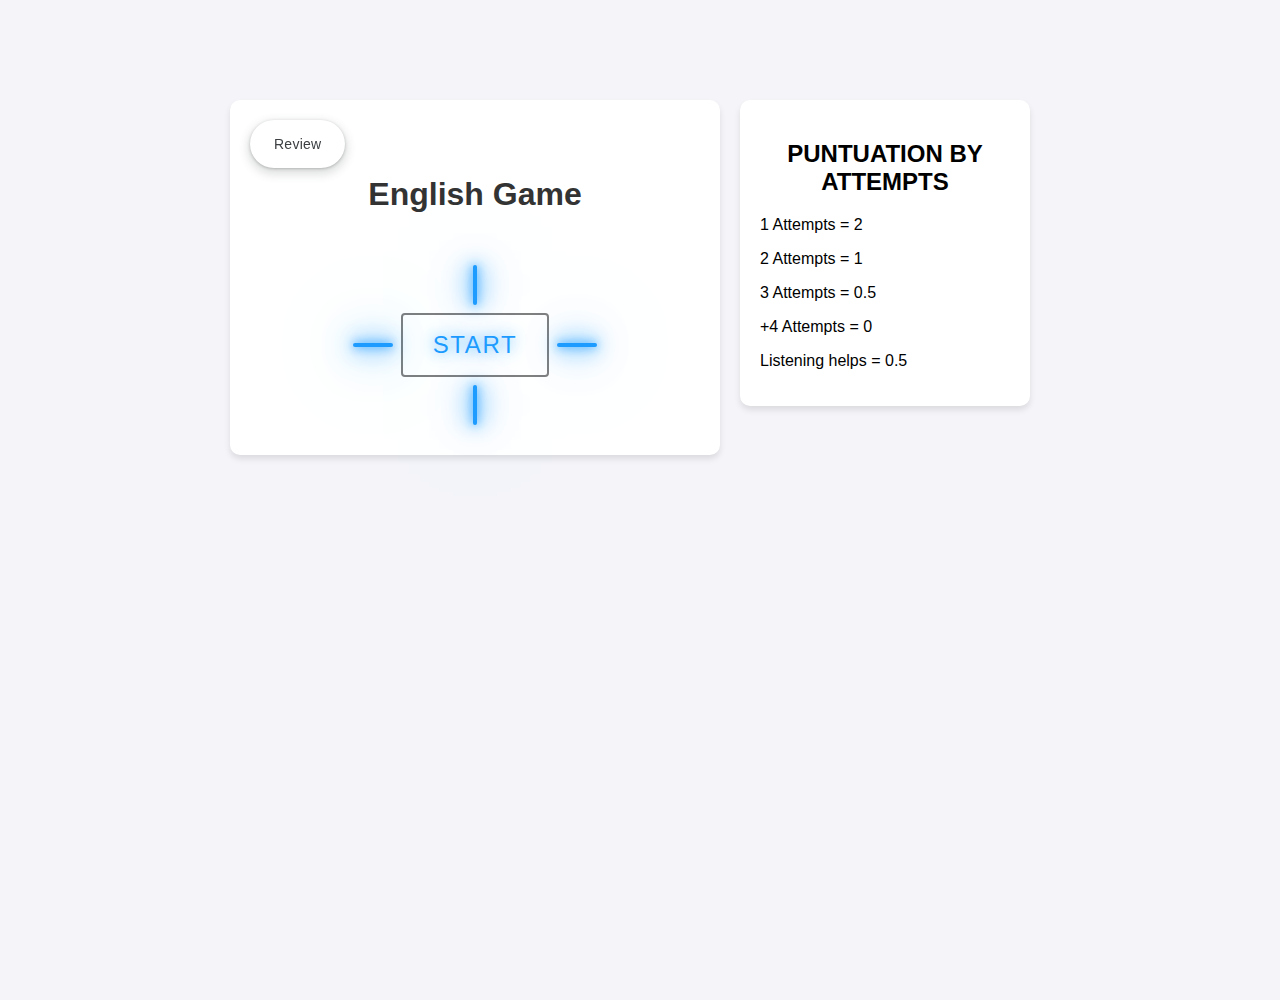
<file: index.html>
<!DOCTYPE html>
<html lang="en">
<head>
    <meta charset="UTF-8">
    <meta name="viewport" content="width=device-width, initial-scale=1.0">
    <title>Juego de Presente Perfecto</title>
    <link rel="stylesheet" href="styles.css">
</head>
<body>
    <div class="game-container" id="home-page">
        <button class="button-17" role="button" onclick="window.location.href='flashcard.html';"> Review</button>
        <h1 id="t" class="t">English Game</h1>
        <!-- HTML !-->
    <!-- HTML !-->
        <div class="container" id="startButton">
            <a class="button" href="#" style="--color:#1e9bff;">
              <span></span>
              <span></span>
              <span></span>
              <span></span>
              Start
            </a>
          </div>
    </div>
    <div class="game-container" style="display:none;" id="gameArea">
        <h1>Complete the sentence in English(Present Perfect)</h1>
        <p id="sentence">I have ______ a book</p>
        <audio id="audio"></audio>
        <div class="options" id="options">
            <button class="option" onclick="checkAnswer(this)" data-correct="false">read</button>
            <button class="option" onclick="checkAnswer(this)" data-correct="true">written</button>
            <button class="option" onclick="checkAnswer(this)" data-correct="false">sang</button>
            <button class="option" onclick="checkAnswer(this)" data-correct="false">danced</button>
        </div>
        <p id="feedback"></p>
        <button id="hint-btn" onclick="playAudio()">Listening helps</button>
        <p id="feedback1">Score: <span id="score">0</span></p>
        <button id="reset-btn" onclick="resetGame()">Try again</button>
    </div>
    
    <div class="instructions-container">
        <h2>PUNTUATION BY ATTEMPTS</h2>
        <p>1 Attempts = 2</p>
        <p>2 Attempts = 1</p>
        <p>3 Attempts = 0.5</p>
        <p>+4 Attempts = 0</p>
        <p>Listening helps = 0.5</p>        
    </div>
    <script src="script.js"></script>
</body>
</html>
</file>
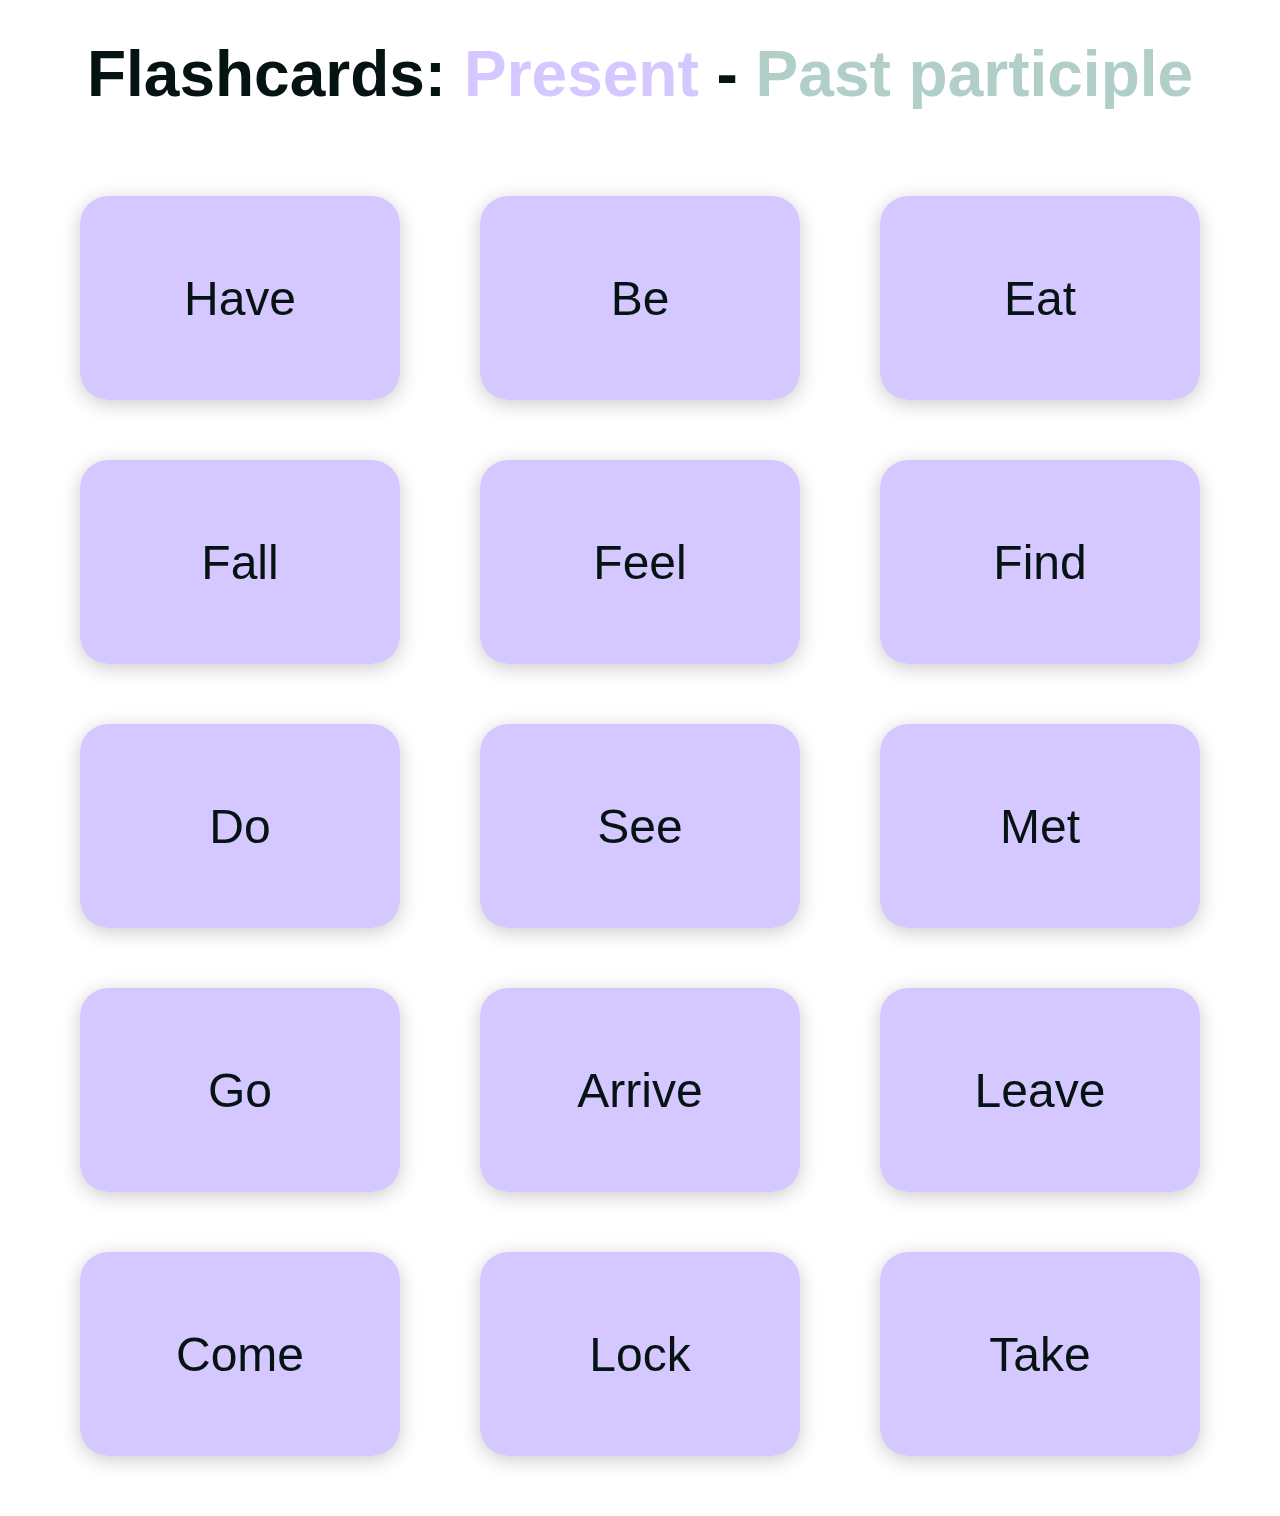
<file: flashcard.html>
<!DOCTYPE html>
<html lang="en">
<head>
    <meta charset="UTF-8">
    <meta name="viewport" content="width=device-width, initial-scale=1.0">
    <title>Flascards</title>
    <link rel="stylesheet" href="flashcards.css">
</head>
<body>
    <h1>
        Flashcards: <span class="present">Present</span> - <span class="past-participle">Past participle</span> 
    </h1>
    <div class="cards-grid">
        <div class="flip-card">
            <div class="flip-card-inner">
                <div class="flip-card-front" >
                    Have
                </div>
                <div class="flip-card-back">
                    Had
                </div>
            </div>
        </div>

        <div class="flip-card">
            <div class="flip-card-inner">
                <div class="flip-card-front">
                    Be
                </div>
                <div class="flip-card-back">
                    Been
                </div>
            </div>
        </div>

        <div class="flip-card">
            <div class="flip-card-inner">
                <div class="flip-card-front">
                    Eat
                </div>
                <div class="flip-card-back">
                    Eaten
                </div>
            </div>
        </div>
    </div>
<!-- ------------------------------------------------------------------------------------------------------------------------------------------------ -->
    <div class="cards-grid">
        <div class="flip-card">
            <div class="flip-card-inner">
                <div class="flip-card-front" >
                    Fall
                </div>
                <div class="flip-card-back">
                    Fallen
                </div>
            </div>
        </div>

        <div class="flip-card">
            <div class="flip-card-inner">
                <div class="flip-card-front">
                    Feel
                </div>
                <div class="flip-card-back">
                    Felt
                </div>
            </div>
        </div>

        <div class="flip-card">
            <div class="flip-card-inner">
                <div class="flip-card-front">
                    Find
                </div>
                <div class="flip-card-back">
                    Found
                </div>
            </div>
        </div>
    </div>
<!-- ------------------------------------------------------------------------------------------------------------------------------------------------ -->
    <div class="cards-grid">
        <div class="flip-card">
            <div class="flip-card-inner">
                <div class="flip-card-front" >
                    Do 
                </div>
                <div class="flip-card-back">
                    Done
                </div>
            </div>
        </div>

        <div class="flip-card">
            <div class="flip-card-inner">
                <div class="flip-card-front">
                    See
                </div>
                <div class="flip-card-back">
                    Seen
                </div>
            </div>
        </div>

        <div class="flip-card">
            <div class="flip-card-inner">
                <div class="flip-card-front">
                    Met
                </div>
                <div class="flip-card-back">
                    Met
                </div>
            </div>
        </div>
    </div>

<!-- ------------------------------------------------------------------------------------------------------------------------------------------------ -->
    <div class="cards-grid">
        <div class="flip-card">
            <div class="flip-card-inner">
                <div class="flip-card-front" >
                    Go
                </div>
                <div class="flip-card-back">
                    Gone
                </div>
            </div>
        </div>

        <div class="flip-card">
            <div class="flip-card-inner">
                <div class="flip-card-front">
                    Arrive
                </div>
                <div class="flip-card-back">
                    Arrived
                </div>
            </div>
        </div>

        <div class="flip-card">
            <div class="flip-card-inner">
                <div class="flip-card-front">
                    Leave
                </div>
                <div class="flip-card-back">
                    Lefts
                </div>
            </div>
        </div>
    </div>

<!-- ------------------------------------------------------------------------------------------------------------------------------------------------ -->
    <div class="cards-grid">
        <div class="flip-card">
            <div class="flip-card-inner">
                <div class="flip-card-front" >
                    Come
                </div>
                <div class="flip-card-back">
                    Come
                </div>
            </div>
        </div>

        <div class="flip-card">
            <div class="flip-card-inner">
                <div class="flip-card-front">
                    Lock
                </div>
                <div class="flip-card-back">
                    Locked
                </div>
            </div>
        </div>

        <div class="flip-card">
            <div class="flip-card-inner">
                <div class="flip-card-front">
                    Take
                </div>
                <div class="flip-card-back">
                    Taken
                </div>
            </div>
        </div>
    </div>
</body>
</html>
</file>
<file: styles.css>
body {
    font-family: Arial, sans-serif;
    background-color: #f4f4f9;
    margin: 0;
    padding: 0;
    display: flex;
    justify-content: center;
    align-items: flex-start;
    margin-top: 100px;
    height: 100vh;
}

.game-container {
    background: #ffffff;
    padding: 20px;
    border-radius: 10px;
    box-shadow: 0 4px 6px rgba(0, 0, 0, 0.1);
    text-align: center;
    width: 80%;
    max-width: 450px;
}

.instructions-container {
    background: #ffffff;
    top: 0;
    padding: 20px;
    margin: 0px 20px;
    border-radius: 10px;
    box-shadow: 0 4px 6px rgba(0, 0, 0, 0.1);
    text-align: left;
    width: 80%;
    max-width: 250px;
}

h2 {
    text-align: center;
}

h1 {
    color: #333;
}

.options {
    display: flex;
    flex-direction: column;
    gap: 10px;
    margin: 20px 0;
}

.option {
    background-color: #007bff;
    color: #fff;
    border: none;
    padding: 10px 15px;
    border-radius: 5px;
    cursor: pointer;
    transition: background-color 0.3s ease;
}

.option:hover {
    background-color: #0056b3;
}

#feedback {
    font-size: 1.2em;
    margin: 10px 0;
}

#score {
    font-weight: bold;
    color: #007bff;
}

#hint-btn {
    background-color: #ff8b07b7;
    color: #000;
    border: none;
    padding: 10px 15px;
    border-radius: 5px;
    cursor: pointer;
    margin: 10px 0;
    font-size: 16px;
    transition: background-color 0.3s ease;
}

#hint-btn:hover {
    background-color: #ff8b07;
}

#reset-btn {
    background-color: #000000cf;
    color: #fff;
    border: none;
    padding: 10px 15px;
    border-radius: 5px;
    cursor: pointer;
    margin: 10px 0;
    font-size: 16px;
    transition: background-color 0.3s ease;
}

#reset-btn:hover {
    background-color: #000000;
}

#reset-btn {
    visibility: hidden;
}


.container {
    width: 100%;
    min-height: 20vh;
    display: flex;
    justify-content: center;
    align-items: center;
    flex-wrap: wrap;
    gap: 120px;
  }
  
  .button {
    position: relative;
    padding: 16px 30px;
    font-size: 1.5rem;
    color: var(--color);
    border: 2px solid rgba(0, 0, 0, 0.5);
    border-radius: 4px;
    text-shadow: 0 0 15px var(--color);
    text-decoration: none;
    text-transform: uppercase;
    letter-spacing: 0.1rem;
    transition: 0.5s;
    z-index: 1;
  }
  
  .button:hover {
    color: #fff;
    border: 2px solid rgba(0, 0, 0, 0);
    box-shadow: 0 0 0px var(--color);
  }
  
  .button::before {
    content: '';
    position: absolute;
    top: 0;
    left: 0;
    width: 100%;
    height: 100%;
    background: var(--color);
    z-index: -1;
    transform: scale(0);
    transition: 0.5s;
  }
  
  .button:hover::before {
    transform: scale(1);
    transition-delay: 0.5s;
    box-shadow: 0 0 10px var(--color),
      0 0 30px var(--color),
      0 0 60px var(--color);
  }
  
  .button span {
    position: absolute;
    background: var(--color);
    pointer-events: none;
    border-radius: 2px;
    box-shadow: 0 0 10px var(--color),
      0 0 20px var(--color),
      0 0 30px var(--color),
      0 0 50px var(--color),
      0 0 100px var(--color);
    transition: 0.5s ease-in-out;
    transition-delay: 0.25s;
  }
  
  .button:hover span {
    opacity: 0;
    transition-delay: 0s;
  }
  
  .button span:nth-child(1),
  .button span:nth-child(3) {
    width: 40px;
    height: 4px;
  }
  
  .button:hover span:nth-child(1),
  .button:hover span:nth-child(3) {
    transform: translateX(0);
  }
  
  .button span:nth-child(2),
  .button span:nth-child(4) {
    width: 4px;
    height: 40px;
  }
  
  .button:hover span:nth-child(1),
  .button:hover span:nth-child(3) {
    transform: translateY(0);
  }
  
  .button span:nth-child(1) {
    top: calc(50% - 2px);
    left: -50px;
    transform-origin: left;
  }
  
  .button:hover span:nth-child(1) {
    left: 50%;
  }
  
  .button span:nth-child(3) {
    top: calc(50% - 2px);
    right: -50px;
    transform-origin: right;
  }
  
  .button:hover span:nth-child(3) {
    right: 50%;
  }
  
  .button span:nth-child(2) {
    left: calc(50% - 2px);
    top: -50px;
    transform-origin: top;
  }
  
  .button:hover span:nth-child(2) {
    top: 50%;
  }
  
  .button span:nth-child(4) {
    left: calc(50% - 2px);
    bottom: -50px;
    transform-origin: bottom;
  }
  
  .button:hover span:nth-child(4 ) {
    bottom: 50%;
  }

  .button-17 {
    align-items: center;
    appearance: none;
    background-color: #fff;
    border-radius: 24px;
    border-style: none;
    box-shadow: rgba(0, 0, 0, .2) 0 3px 5px -1px,rgba(0, 0, 0, .14) 0 6px 10px 0,rgba(0, 0, 0, .12) 0 1px 18px 0;
    box-sizing: border-box;
    color: #3c4043;
    cursor: pointer;
    display: inline-flex;
    fill: currentcolor;
    font-family: "Google Sans",Roboto,Arial,sans-serif;
    font-size: 14px;
    font-weight: 500;
    height: 48px;
    justify-content: center;
    letter-spacing: .25px;
    line-height: normal;
    max-width: 100%;
    overflow: visible;
    padding: 2px 24px;
    position: relative;
    text-align: center;
    text-transform: none;
    transition: box-shadow 280ms cubic-bezier(.4, 0, .2, 1),opacity 15ms linear 30ms,transform 270ms cubic-bezier(0, 0, .2, 1) 0ms;
    user-select: none;
    -webkit-user-select: none;
    touch-action: manipulation;
    width: auto;
    will-change: transform,opacity;
    z-index: 0;
    float: left;
  }
  
  .button-17:hover {
    background: #F6F9FE;
    color: #174ea6;
  }
  
  .button-17:active {
    box-shadow: 0 4px 4px 0 rgb(60 64 67 / 30%), 0 8px 12px 6px rgb(60 64 67 / 15%);
    outline: none;
  }
  
  .button-17:focus {
    outline: none;
    border: 2px solid #4285f4;
  }
  
  .button-17:not(:disabled) {
    box-shadow: rgba(60, 64, 67, .3) 0 1px 3px 0, rgba(60, 64, 67, .15) 0 4px 8px 3px;
  }
  
  .button-17:not(:disabled):hover {
    box-shadow: rgba(60, 64, 67, .3) 0 2px 3px 0, rgba(60, 64, 67, .15) 0 6px 10px 4px;
  }
  
  .button-17:not(:disabled):focus {
    box-shadow: rgba(60, 64, 67, .3) 0 1px 3px 0, rgba(60, 64, 67, .15) 0 4px 8px 3px;
  }
  
  .button-17:not(:disabled):active {
    box-shadow: rgba(60, 64, 67, .3) 0 4px 4px 0, rgba(60, 64, 67, .15) 0 8px 12px 6px;
  }
  
  .button-17:disabled {
    box-shadow: rgba(60, 64, 67, .3) 0 1px 3px 0, rgba(60, 64, 67, .15) 0 4px 8px 3px;
  }

  .t{
    padding-top: 35px;
    padding-bottom: 20px;
  }
</file>
<file: flashcards.css>
/*
    ** All elements border-box
*/
*,
*:before,
*::after {
  box-sizing: border-box;
}

/*
    ** Root element font size
    ** No default margins and paddings
*/
html,
body {
  font-size: 16px;
  margin: 0;
  padding: 0;
}

/*
    **root elements display block
*/
html,
body {
  display: block;
}

/*
    ** Body main style
*/
body {
  line-height: 1.317101995;
  scroll-behavior: smooth;
  font-family: sans-serif;
  background-color: #ffffff;
}

button:focus {
  outline: 0;
}

img,
embed,
svg,
audio,
canvas,
iframe,
video {
  max-width: 100%;
  height: auto;
  vertical-align: middle;
}

hr {
  height: 0;
  border: 0;
  border-bottom: 1px solid #dfdfdf;
  margin: 0;
}

body {
  color: #051412;
  width: 100%;
  height: 100vh;
  display: flex;
  flex-direction: column;
  align-items: center;
  padding: 32px 0;
}

h1 {
  font-size: 4rem;
  margin-top: 0;
  margin-bottom: 80px;
}

h1 span {
  color: #17B6D2;
}

p {
  margin: 0;
}

.cards-grid {
  display: flex;
  grid-gap: 80px;
  padding-bottom: 60px;
}

/* FLIP CARD */
.flip-card {
  width: 320px;
  height: 204px;
  perspective: 2000px;
}
.flip-card-inner {
  position: relative;
  width: 100%;
  height: 100%;
  box-shadow: 0 4px 20px rgba(0, 0, 0, 0.2);
  border-radius: 28px;
  transition: all 550ms cubic-bezier(0.1, 0.22, 0.8, 1.13);
  transform-style: preserve-3d;
}
.flip-card-front, .flip-card-back {
  position: absolute;
  width: 100%;
  height: 100%;
  border-radius: 28px;
  backface-visibility: hidden;
}
.flip-card-front {
  background-position: center;
  background-repeat: no-repeat;
  background-size: cover;
  font-size: 3rem;
  text-align: center;
  display: grid;
  place-items: center;
  padding: 32px;
  background-color: #d5c7ff;
}
.flip-card-back {
  font-size: 3rem;
  text-align: center;
  display: grid;
  place-items: center;
  padding: 32px;
  background-color: #B1CFC8;
  transform: rotateY(180deg);
}
.flip-card:hover .flip-card-inner {
  transform: rotateY(-180deg);
}
.present { color: #d5c7ff; } 
.past-participle { color: #B1CFC8; }
</file>
